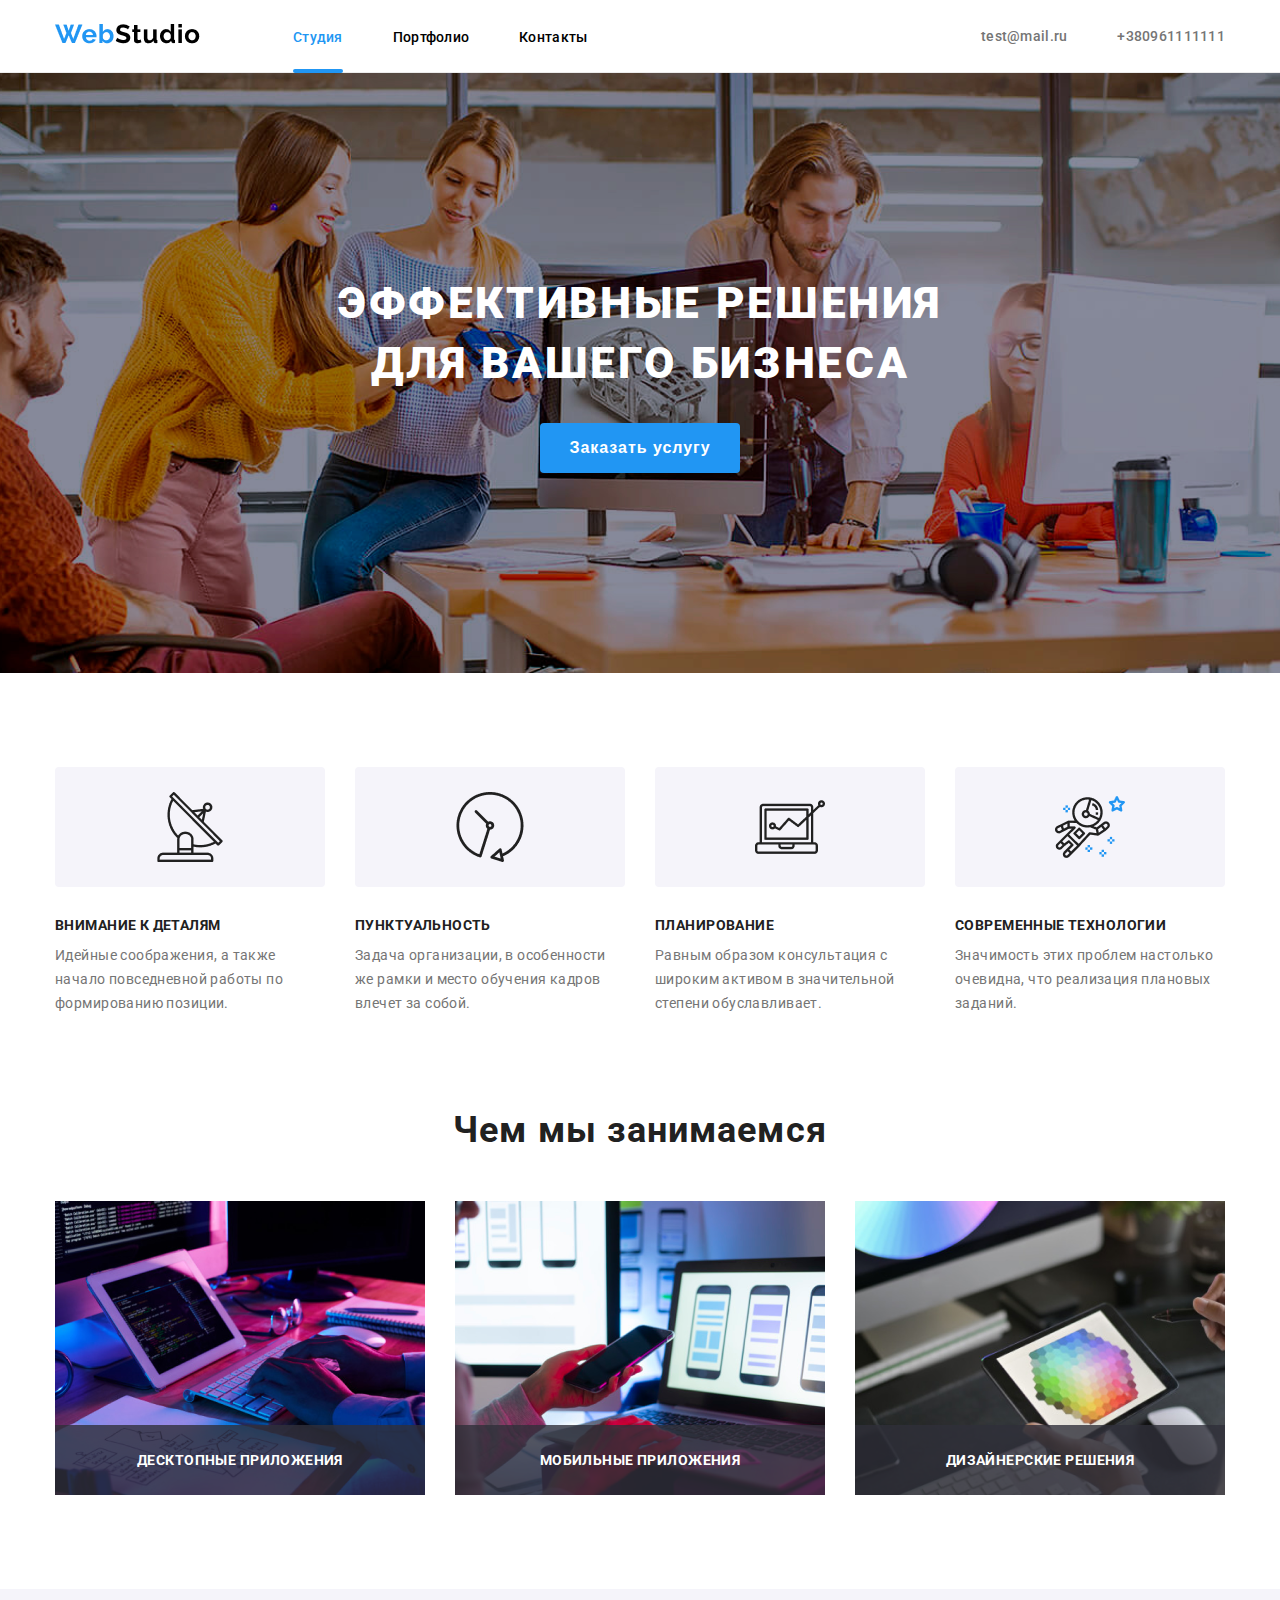
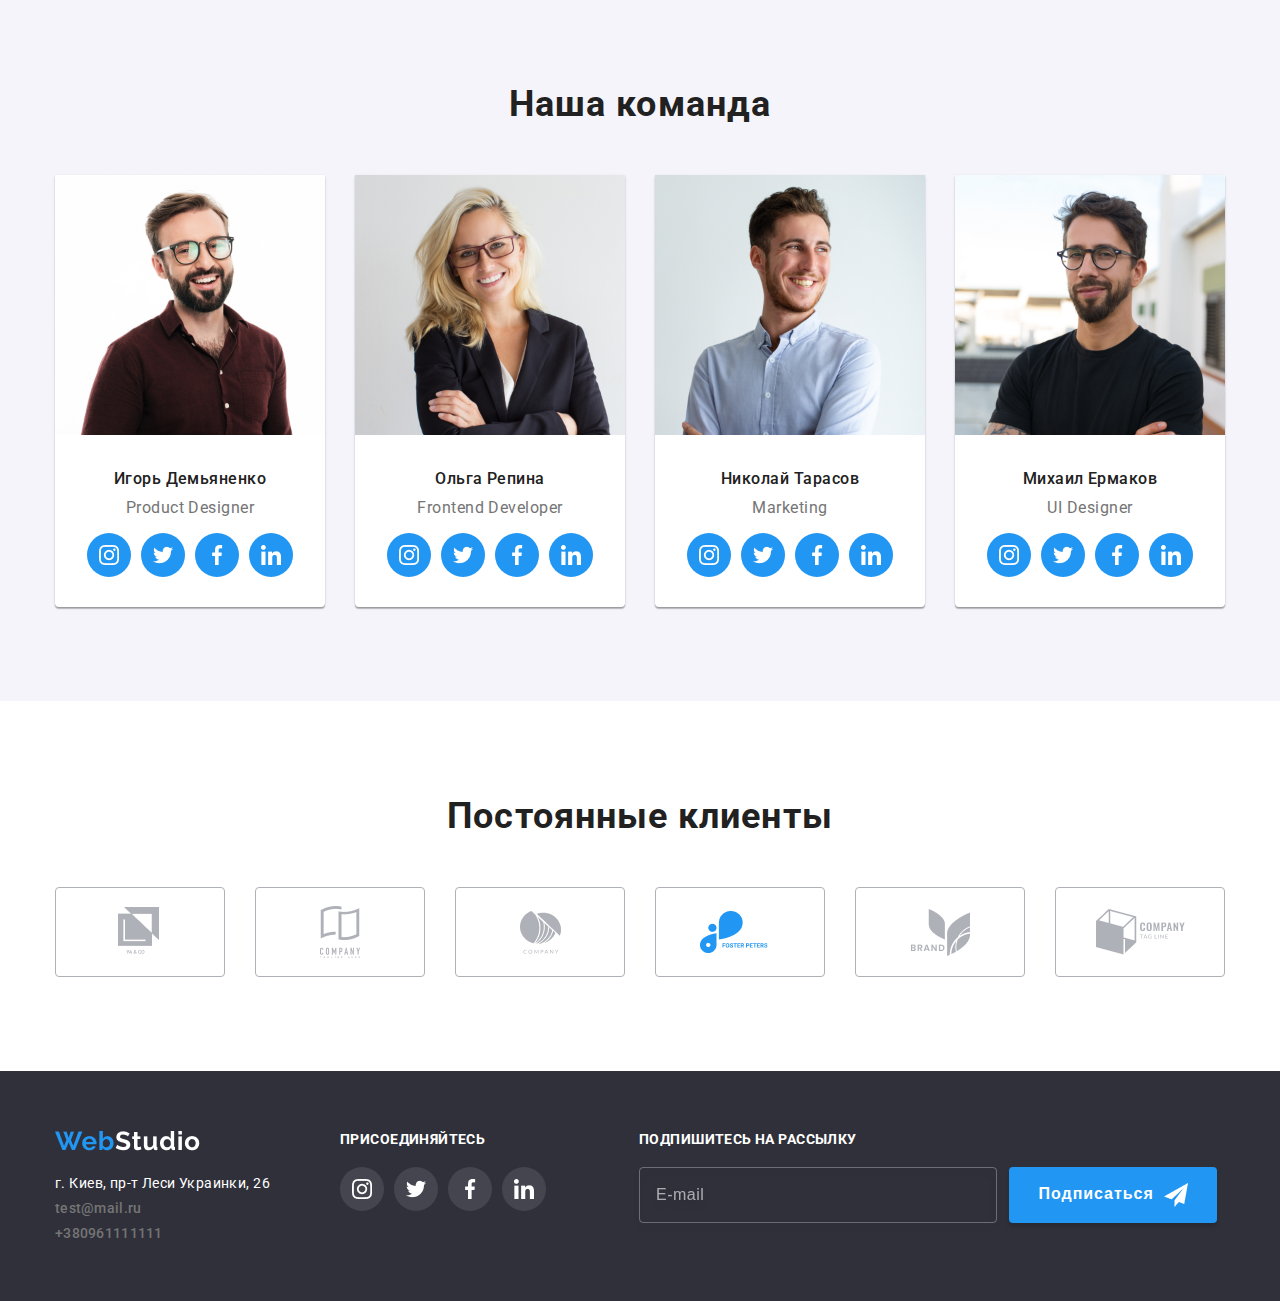
<file: index.html>
<!DOCTYPE html>
<html lang="en">
<head>
    <meta charset="UTF-8">
    <meta http-equiv="X-UA-Compatible" content="IE=edge">
    <meta name="viewport" content="width=device-width, initial-scale=1.0">
    <link rel="preconnect" href="https://fonts.googleapis.com">
<link rel="preconnect" href="https://fonts.gstatic.com" crossorigin>
<link href="https://fonts.googleapis.com/css2?family=Roboto:wght@300;400;500;700;900&display=swap" rel="stylesheet">
    <link rel="stylesheet" href="style.css">
    <title>DZ11</title>
</head>
<body>
    <div class="wrapper">
        <header class="header">
            <div class="container">
                <div class="header-col">
                <a href="index.html" class="logo">
                    <img src="WebStudio.png" alt="Logo-icon" class="logo-img">
                </a>
                <nav class="menu">
                    <ul class="menu-list">
                        <li class="menu-item">
                            <a href="index.html" class="menu-link menu-link-active color-link">Студия</a>
                        </li>
                        <li class="menu-item">
                            <a href="index2.html" class="menu-link">Портфолио</a>
                        </li>
                        <li class="menu-item">
                            <a href="" class="menu-link">Контакты</a>
                        </li>
                    </ul>
                </nav>
                </div>
                <div class="header-col">
                <a href="#" class="email">test@mail.ru</a>
                <a href="#" class="tel">+380961111111</a>
                </div>
            </div>
        </header>
        <main class="main">
            <section class="preview">
                <div class="container">
                    <h2 class="preview-tittle">
                        Эффективные решения для вашего бизнеса
                    </h2>
                    <button class="button button-order">
                        <span>Заказать услугу</span>
                    </button>
                </div>
            </section>
            <section class="options">
                <div class="container">
                    <ul class="options-list">
                        <li class="options-item">
                            <div class="options-img">
                                <img src="Antena.png" alt="satellite">
                            </div>
                            <div class="options-title">Внимание к деталям</div>
                            <div class="options-text">
                                Идейные соображения, а также начало повседневной
                                работы по формированию позиции.
                            </div>
                        </li>
                        <li class="options-item">
                            <div class="options-img">
                                <img src="clock.png" alt="satellite">
                            </div>
                            <div class="options-title">Пунктуальность</div>
                            <div class="options-text">
                                Задача организации, в особенности же рамки и место обучения кадров влечет за собой.
                            </div>
                        </li>
                        <li class="options-item">
                            <div class="options-img">
                                <img src="laptop.png" alt="satellite">
                            </div>
                            <div class="options-title">Планирование</div>
                            <div class="options-text">
                                Равным образом консультация с широким активом в значительной степени обуславливает.
                            </div>
                        </li>
                        <li class="options-item">
                            <div class="options-img">
                                <img src="astronaut 1 (1).png" alt="satellite">
                            </div>
                            <div class="options-title">Современные технологии</div>
                            <div class="options-text">
                                Значимость этих проблем настолько очевидна, что реализация плановых заданий.
                            </div>
                        </li>
                    </ul>
                </div>
            </section>
            <section class="doing">
                <div class="container">
                    <div class="title">Чем мы занимаемся</div>
                    <ul class="doing-list">
                        <li class="doing-item">
                            <img src="img (4).png" alt="" class="doing-img">
                            <div class="doing-title">Десктопные приложения</div>
                        </li>
                        <li class="doing-item">
                            <img src="img (1).png" alt="" class="doing-img">
                            <div class="doing-title">Мобильные приложения</div>
                        </li>
                        <li class="doing-item">
                            <img src="img (2).png" alt="" class="doing-img">
                            <div class="doing-title">Дизайнерские решения</div>
                        </li>
                    </ul>
                </div>
            </section>
            <section class="team">
                <div class="container">
                    <div class="title">Наша команда</div>
                    <ul class="team-list">
                        <li class="team-item">
                            <img src="img-team.jpg" alt="" class="team-img">
                            <div class="team-name">Игорь Демьяненко</div>
                            <div class="team-position">Product Designer</div>
                            <div class="socials">
                                <ul class="socials-list">
                                    <li class="socials-item">
                                        <a href="#" class="socials-link">
                                            <img src="instagram 2.png" alt="socials icon" class="socials-icon">
                                        </a>
                                    </li>
                                    <li class="socials-item">
                                        <a href="#" class="socials-link">
                                            <img src="twitter2.png" alt="socials icon" class="socials-icon">
                                        </a>
                                    </li>
                                    <li class="socials-item">
                                        <a href="#" class="socials-link">
                                            <img src="facebook2.png" alt="socials icon" class="socials-icon">
                                        </a>
                                    </li>
                                    <li class="socials-item">
                                        <a href="#" class="socials-link">
                                            <img src="linkedin 1.png" alt="socials icon" class="socials-icon">
                                        </a>
                                    </li>
                                </ul>
                            </div>
                        </li>
                        <li class="team-item">
                            <img src="img-team(1).jpg" alt="" class="team-img">
                            <div class="team-name">Ольга Репина</div>
                            <div class="team-position">Frontend Developer</div>
                            <div class="socials">
                                <ul class="socials-list">
                                    <li class="socials-item">
                                        <a href="#" class="socials-link">
                                            <img src="instagram 2.png" alt="socials icon" class="socials-icon">
                                        </a>
                                    </li>
                                    <li class="socials-item">
                                        <a href="#" class="socials-link">
                                            <img src="twitter2.png" alt="socials icon" class="socials-icon">
                                        </a>
                                    </li>
                                    <li class="socials-item">
                                        <a href="#" class="socials-link">
                                            <img src="facebook2.png" alt="socials icon" class="socials-icon">
                                        </a>
                                    </li>
                                    <li class="socials-item">
                                        <a href="#" class="socials-link">
                                            <img src="linkedin 1.png" alt="socials icon" class="socials-icon">
                                        </a>
                                    </li>
                                </ul>
                            </div>
                        </li>
                        <li class="team-item">
                            <img src="img-team(2).jpg" alt="" class="team-img">
                            <div class="team-name">Николай Тарасов</div>
                            <div class="team-position">Marketing</div>
                            <div class="socials">
                                <ul class="socials-list">
                                    <li class="socials-item">
                                        <a href="#" class="socials-link">
                                            <img src="instagram 2.png" alt="socials icon" class="socials-icon">
                                        </a>
                                    </li>
                                    <li class="socials-item">
                                        <a href="#" class="socials-link">
                                            <img src="twitter2.png" alt="socials icon" class="socials-icon">
                                        </a>
                                    </li>
                                    <li class="socials-item">
                                        <a href="#" class="socials-link">
                                            <img src="facebook2.png" alt="socials icon" class="socials-icon">
                                        </a>
                                    </li>
                                    <li class="socials-item">
                                        <a href="#" class="socials-link">
                                            <img src="linkedin 1.png" alt="socials icon" class="socials-icon">
                                        </a>
                                    </li>
                                </ul>
                            </div>
                        </li>
                        <li class="team-item">
                            <img src="img-team(3).jpg" alt="" class="team-img">
                            <div class="team-name">Михаил Ермаков</div>
                            <div class="team-position">UI Designer</div>
                            <div class="socials">
                                <ul class="socials-list">
                                    <li class="socials-item">
                                        <a href="#" class="socials-link">
                                            <img src="instagram 2.png" alt="socials icon" class="socials-icon">
                                        </a>
                                    </li>
                                    <li class="socials-item">
                                        <a href="#" class="socials-link">
                                            <img src="twitter2.png" alt="socials icon" class="socials-icon">
                                        </a>
                                    </li>
                                    <li class="socials-item">
                                        <a href="#" class="socials-link">
                                            <img src="facebook2.png" alt="socials icon" class="socials-icon">
                                        </a>
                                    </li>
                                    <li class="socials-item">
                                        <a href="#" class="socials-link">
                                            <img src="linkedin 1.png" alt="socials icon" class="socials-icon">
                                        </a>
                                    </li>
                                </ul>
                            </div>
                        </li>
                    </ul>
                </div>
            </section>
            <section class="clients">
                <div class="container">
                    <div class="title">Постоянные клиенты</div>
                    <ul class="clients-list">
                        <li class="clients-item">
                            <a href="#" class="clients-link">
                                <img src="logo 1.png" alt="Clients icon" class="clients-img">
                            </a>
                        </li>
                        <li class="clients-item">
                            <a href="#" class="clients-link">
                                <img src="logo 2.png" alt="Clients icon" class="clients-img">
                            </a>
                        </li>
                        <li class="clients-item">
                            <a href="#" class="clients-link">
                                <img src="logo 3.png" alt="Clients icon" class="clients-img">
                            </a>
                        </li>
                        <li class="clients-item">
                            <a href="#" class="clients-link">
                                <img src="logo 4.png" alt="Clients icon" class="clients-img">
                            </a>
                        </li>
                        <li class="clients-item">
                            <a href="#" class="clients-link">
                                <img src="logo 5.png" alt="Clients icon" class="clients-img">
                            </a>
                        </li>
                        <li class="clients-item">
                            <a href="#" class="clients-link">
                                <img src="logo 6.png" alt="Clients icon" class="clients-img">
                            </a>
                        </li>
                    </ul>
                </div>
            </section>
        </main>
        <footer class="footer">
            <div class="container">
                <div class="footer-col footer-col-first">
                    <a href="#" class="logo">
                        <img src="WebStudioWhite.png" alt="Logo-icon" class="logo-img">
                    </a>
                    <a href="#" class="address">г. Киев, пр-т Леси Украинки, 26</a>
                    <a href="#" class="email">test@mail.ru</a>
                    <a href="#" class="tel">+380961111111</a>
                </div>
                <div class="footer-col footer-col-second">
                    <div class="footer-title">Присоединяйтесь</div>
                    <div class="socials">
                        <ul class="socials-list">
                            <li class="socials-item">
                                <a href="#" class="socials-link">
                                    <img src="instagram 2.png" alt="socials icon" class="socials-icon">
                                </a>
                            </li>
                            <li class="socials-item">
                                <a href="#" class="socials-link">
                                    <img src="twitter2.png" alt="socials icon" class="socials-icon">
                                </a>
                            </li>
                            <li class="socials-item">
                                <a href="#" class="socials-link">
                                    <img src="facebook2.png" alt="socials icon" class="socials-icon">
                                </a>
                            </li>
                            <li class="socials-item">
                                <a href="#" class="socials-link">
                                    <img src="linkedin 1.png" alt="socials icon" class="socials-icon">
                                </a>
                            </li>
                        </ul>
                    </div>
                </div>
                <div class="footer-col footer-col-third">
                    <div class="footer-title">Подпишитесь на рассылку</div>
                    <div class="footer-input-block">
                        <input type="text" class="input footer-input" placeholder="E-mail">
                        <button class="button button-send">
                            <span>Подписаться</span>
                        </button>
                    </div>
                </div>
            </div>
        </footer>
    </div>

    <div class="popup">
        <div class="popup-content">
            <button class="popup-close"></button>
            <form class="popup-form">
                <h2 class="popup-title">Оставьте свои данные, мы вам перезвоним</h2>
                <label class="form-label">
                    <div class="form-name">Имя</div>
                    <div class="input-content input-content-name">
                        <input type="text" class="input form-input">
                    </div>
                </label>
                <label class="form-label">
                    <div class="form-name">Телефон</div>
                    <div class="input-content input-content-phone">
                        <input type="text" class="input form-input">
                    </div> 
                </label>
                <label class="form-label">
                    <div class="form-name">Почта</div>
                    <div class="input-content input-content-Email">
                        <input type="text" class="input form-input">
                    </div> 
                </label>
                <label class="form-label form-label-textarea">
                    <div class="form-name">Комментарий</div>
                    <textarea class="input form-input form-textarea" placeholder="Введите текст"></textarea>
                </label>
                <label class="form-label form-label-flex form-label-checkbox">
                    <input type="checkbox" class="checkbox-original">
                    <div class="checkbox-fake"></div>
                    <div class="checkbox-text">
                        <p>Соглашаюсь с рассылкой и принимаю <a href="#" class="">Условия договора</a></p>
                    </div>
                </label>
                <div class="form-button">
                    <button class="button"><span>Отправить</span></button>
                </div>
            </form>
        </div>
    </div>

    <script src="main.js"></script>
</body>
</html>
</file>
<file: style.css>
body , html{
    height: 100%;
    width: 100%;
}

body{
    margin: 0;
    font-family: 'Roboto', sans-serif;
    font-weight: 400;
}

*{
    box-sizing: border-box;
}

ul , li{
    margin: 0;
    padding: 0;
    list-style: none;
}

a{
    text-decoration: none;
    color: black;
}

.container{
    width: 1170px;
    margin: 0 auto;
}

.header .container{
    display: flex;
    align-items: center;
    justify-content: space-between;
}

.header{
    padding: 24px 0;
    border-bottom: 1px solid #ECECEC;
}

.header-col{
    display: flex;
    align-items: center;
}

.menu-list{
    display: flex;
}

.logo{
    margin-right: 93px;
}

.menu-item{
    margin-right: 50px;
}

.menu-item:last-child{
    margin-right: 0;
}

.menu-link:hover{
    color: #2196F3;
}

.color-link{
    color: #2196F3;
}

.menu-link{
    font-weight: 500;
    font-size: 14px;
    letter-spacing: 0.02em;
    transition: 0.5s;
    position: relative;
}

.menu-link-active::before{
    content: "";
    display: block;
    width: 100%;
    background: #2196F3;
    border-radius: 2px;
    height: 4px;
    position: absolute;
    left: 0;
    bottom: -28px ;
}

.email , .tel{
    font-weight: 500;
    font-size: 14px;
    letter-spacing: 0.02em;

    color: #757575;
    transition: 0.5s;
}

.email:hover{
    color: #2196F3;
}

.tel:hover{
    color: #2196F3;
}

.email{
    margin-right: 50px;
}

.preview{
    background:url(Img.png) no-repeat center ;
    height: 600px;

    display: flex;
    align-items: center;
    justify-content: center;

    margin-bottom: 94px;
}

.preview-tittle{
font-weight: 900;
font-size: 44px;
line-height: 60px;
letter-spacing: 0.06em;
text-transform: uppercase;

color: #FFFFFF;
width: 696px;
margin: 0 auto;

margin-bottom: 30px;
}

.button{
    background: #2196F3;
    box-shadow: 0px 4px 4px rgba(0, 0, 0, 0.15);
    border-radius: 4px;
    border: none;
    padding: 16px 29.5px;
    cursor:pointer;
}

.button span{
    font-weight: 700;
    font-size: 16px;
    letter-spacing: 0.06em;

    color: #FFFFFF;
}

.button-send span::after{
    content: "";
    display: inline-block;
    width: 24px;
    height: 24px;
    background: url(icon_send.png) center no-repeat;
    vertical-align: middle;
    margin-left: 10px;
}

.preview .container{
    text-align: center;
}

.options{
    margin-bottom: 94px;
}

.options-list{
    display: flex;
}

.options-item{
    margin-right: 30px;
}

.options-item:last-child{
    margin-right: 0;
}

.options-title{
    font-weight: 700;
    font-size: 14px;
    letter-spacing: 0.03em;
    text-transform: uppercase;

    color: #212121;
    margin-bottom: 10px;
}

.options-text{
    font-size: 14px;
    letter-spacing: 0.03em;
    line-height: 24px;

    color: #757575;
}

.doing-img{
    height: 100%;
    width: 100%;

}

.doing-list{
    display: flex;
}

.doing-item{
    margin-right: 30px;
    width: 370px;
    height: 294px;
    position: relative;
}

.doing-title{
    background: rgba(47, 48, 58, 0.8);
    font-weight: 700;
    font-size: 14px;
    letter-spacing: 0.03em;
    text-transform: uppercase;
    text-align: center;
    color: #FFFFFF;

    padding: 27px 0 ;
    position: absolute;
    bottom: 0;
    width: 100%;
}

.doing-item:last-child{
    margin-right: 0;
}

.doing{
    margin-bottom: 94px;
}

.title{
    font-weight: 700;
    font-size: 36px;
    letter-spacing: 0.03em;

    color: #212121;
    margin-bottom: 50px;
    text-align: center;
}
.team{
    background: #F5F4FA;
    padding: 94px 0;
}

.team-img{
    width: 270px;
    height: 260px;
    margin-bottom: 30px;
}

.team-list{
    display: flex;
}

.team-item{
    margin-right: 30px;
    background: #FFFFFF;
    box-shadow: 0px 1px 3px rgba(0, 0, 0, 0.12), 0px 1px 1px rgba(0, 0, 0, 0.14), 0px 2px 1px rgba(0, 0, 0, 0.2);
    border-radius: 0px 0px 4px 4px;
    padding-bottom: 30px;
}

.team-item:last-child{
    margin-right: 0;
}

.team-name{
    font-weight: 500;
    font-size: 16px;
    text-align: center;
    letter-spacing: 0.03em;

    color: #212121;
    margin-bottom: 10px;
}

.team-position{
    font-size: 16px;
    text-align: center;
    letter-spacing: 0.03em;

    color: #757575;
}

.address{
    font-size: 14px;
    letter-spacing: 0.03em;

    color: #FFFFFF;
    margin-bottom: 9px;
}

.footer{
    background: #2F303A;

    padding:60px 0 ;
}

.footer .container{
    display: flex;
}

.footer-col-first{
    display:flex;
    flex-direction: column;
}

.footer-col-second{
    margin-left: 70px;
}

.footer-col-third{
    margin-left: 93px;
}

.footer-title{
    font-weight: 700;
    font-size: 14px;
    letter-spacing: 0.03em;
    text-transform: uppercase;

    color: #FFFFFF;
    margin-bottom: 20px;
}

.footer .logo{
    margin-bottom: 20px;
    margin-right: 0;
}

.footer .email{
    margin-bottom: 9px;
    margin-right: 0;
}


.main-portfolio{
    padding: 94px 0;
}

.portfolio-tab-list{
    display: flex;
    align-items: center;
    justify-content: center;

    margin-right: -30px;
}

.porfolio-tab-item{
    margin-right: 8px;
}

.portfolio-tab-item:last-child {
    margin-right: 0;
}

.portfolio-tab-link{
    background: #F5F4FA;
    border-radius: 4px;

    font-family: Roboto;
    font-style: normal;

    font-weight: 500;
    font-size: 16px;
    line-height: 26px;

    text-align: center;
    letter-spacing: 0.03em;
    color: #212121;

    padding: 9.5px 22px;
}

.portfolio-tab-link-active{
    background: #2196F3;
    box-shadow: 0px 3px 1px rgba(0, 0, 0, 0.1), 0px 1px 2px rgba(0, 0, 0, 0.08), 0px 2px 2px rgba(0, 0, 0, 0.12);

    color: #FFFFFF;
}

.portfolio-tab{
    margin-bottom: 50px;
}

.portfolio-list{
    display: flex;
    flex-wrap: wrap;
    margin-right: -30px;
}

.portfolio-item{
    background: #FFFFFF;
    border: 1px solid #EEEEEE;

    margin-right: 30px;
    margin-bottom: 30px;

    width: 370px;
    position: relative;
    overflow: hidden;
}

.portfolio-img{
    display: inline-block;
    width: 100%;
    height: 294px;
}

.portfolio-bg{
    background: rgba(33, 150, 243, 0.9);
    width: 100%;
    height: 294px;
    position: absolute;
    top: -100%;
    left: 0;
    padding: 63px 24px;
    transition:top 0.7s ;
}

.portfolio-item:hover .portfolio-bg{
    top: 0;
}

.portfolio-bg p{
    font-size: 18px;
    line-height: 28px;
    letter-spacing: 0.03em;
    color: #FFFFFF;
    margin: 0 ;
}

.portfolio-name{
    font-family: Roboto;
    font-style: normal;
    font-weight: bold;
    font-size: 18px;
    line-height: 36px;

    letter-spacing: 0.06em;

    color: #212121;

    margin-bottom: 4px;
}

.portfolio-type{
    font-family: Roboto;
    font-style: normal;
    font-weight: normal;
    font-size: 16px;
    line-height: 30px;

    letter-spacing: 0.03em;

    color: #757575;
}

.portfolio-content{
    padding: 20px 24px;
}

.clients{
    padding: 94px 0;
}

.clients-list{
    display: flex;
}

.clients-link{
    border: 1px solid #AFB1B8;
    border-radius: 4px;
    display: inline-flex;
    align-items: center;
    justify-content: center;
    width: 170px;
    height: 90px;
}

.clients-link:hover{
    border-color: #2196F3; ;
}

.clients-item{
    margin-right: 30px;
}

.clients-item:last-child{
    margin-right: 0;
}

.socials-list{
    display: flex;
    align-items: center;
}

.socials-link{
    display: inline-flex;
    align-items: center;
    justify-content: center;
    width: 44px;
    height: 44px;
    border-radius: 50%;
    background: rgba(255, 255, 255, 0.1);
}

.socials-item{
    margin-right: 10px;
}

.socials-item:last-child{
    margin-right: 0;
}

.socials-link:hover{
    background-color: #2196F3;
}

.input{
    background: transparent;
    border: 1px solid rgba(255, 255, 255, 0.3);
    border-radius: 4px;
    filter: drop-shadow(0px 4px 4px rgba(0, 0, 0, 0.15));

    font-size: 16px;
    letter-spacing: 0.03em;
    color: rgba(255, 255, 255, 0.6);
    outline: none;
    padding: 14px 16px;
}

.input:focus{
    border-color:#2196F3
}

.input::placeholder{
    font-size: 16px;
    letter-spacing: 0.03em;
    color: rgba(255, 255, 255, 0.6);
}

.footer-input-block{
    display: flex;
}

.footer-input{
    margin-right: 12px;
    width: 358px;
}

.team-item .socials-link{
    background: #2196F3;
}

.team-item .socials-list{
     justify-content: center;
}

.team-item .socials{
    margin-top: 16px;
}

.team-item .socials-link:hover{
    background: #1b64a0;
}

.options-img{
    background: #F5F4FA;
    border-radius: 4px;
    width: 270px;
    height: 120px;

    display: flex;
    justify-content: center;
    align-items: center;

    margin-bottom: 30px;
}

.popup{
    position: fixed;
    top: 0;
    left: 0;
    height: 100%;
    width: 100%;

    background: rgba(0, 0, 0, 0.2);

    display: flex;
    align-items: center;
    justify-content: center;
    visibility: hidden;
    opacity: 0;

    transition: opacity 1s;
}

.popup-content{
    background-color: #FFFFFF;
    width: 528px;
    height: 600px;
    box-shadow: 0px 1px 3px rgba(0, 0, 0, 0.12), 0px 1px 1px rgba(0, 0, 0, 0.14), 0px 2px 1px rgba(0, 0, 0, 0.2);
    border-radius: 4px;
    position: relative;
    padding: 40px;
}

.popup-close{
    position: absolute;
    right: 8px;
    top: 8px;
    border: 1px solid rgba(0, 0, 0, 0.1);
    background: transparent;

    display: inline-block;
    height: 30px;
    width: 30px;
    border-radius: 50%;
    cursor: pointer;
}

.popup-close:hover{
    border-color: #2196F3;
}

.popup-close:hover::after{
    background: #2196F3;
}

.popup-close:hover::before{
    background: #2196F3;
}

.popup-close::before , .popup-close::after{
    content: "";
    display: inline-block;
    height: 1px;
    width: 11px;
    background: black;
    position: absolute;
    top: 50%;
    left: 50%;
    transform: translate(-50%,-50%);
    
}

.popup-close::before{
    transform: translate(-50%,-50%) rotate(45deg);
}

.popup-close::after{
    transform: translate(-50%,-50%) rotate(-45deg);
}

.popup-title{
    font-weight: 700;
    font-size: 20px;
    line-height: 23px;
    letter-spacing: 0.03em;

    color: #212121;
    margin-bottom: 12px;
}

.checkbox-fake{
    display: inline-block;
    width: 16px;
    height: 16px;
    background: transparent;
    border-radius: 2px;
    position: relative;
    border: 1px solid #2196F3;
}

.checkbox-fake::before{
    content: "";
    display: inline-block;
    background: url(Galochka.png) center no-repeat;
    height: 8px;
    width: 11px;
    position: absolute;
    top: 50%;
    left: 50%;
    transform: translate(-50%,-50%);

    visibility: hidden;
}

.checkbox-original{
    display: none;
}

.checkbox-original:checked ~ .checkbox-fake{
    background: #2196F3;
}

.checkbox-original:checked ~ .checkbox-fake::before{
    visibility: visible;
}

.checkbox-text{
    font-size: 14px;
    line-height: 24px;

    letter-spacing: 0.03em;

    color: #757575;
    margin-left: 7px;
}

.checkbox-text a{
    color: #2196F3;
    border-bottom: 1px solid #2196F3;
}

.form-input{
    border-color: rgba(33, 33, 33, 0.2);
    color: #757575;
    width: 100%;
    filter: none;
    padding: 10px 16px;
    padding-left: 40px;
}

.form-name{
    font-size: 12px;
    letter-spacing: 0.01em;
    margin-bottom: 4px;
    color: #757575;
}

.form-label{
    margin-bottom: 10px;
    display: block;
}

.form-label:last-child{
    margin-bottom: 0;
}

.form-textarea{
    resize: none;
    height: 120px;
    padding: 10px 16px;
}

.form-label-flex{
    display: flex;
    align-items: center;
    justify-content: center;
}

.checkbox-text{
    margin-left: 7px;
}

.form-button{
    text-align: center;
}

.form-label-textarea{
    margin-bottom: 20px;
}

.form-label-checkbox{
    margin-bottom: 30px;
}

.form-textarea::placeholder{
    color: rgba(117, 117, 117, 0.5);
    font-family: 'Roboto';
    font-weight: 400;
    font-size: 12px;
    letter-spacing: 0.01em;
}

.input-content{
    position: relative;
}

.input-content::before{
    content: "";
    display: inline-block;
    height: 12px;
    width: 12px;
    
    position: absolute;
    left:12px;
    top:50%;
    transform: translateY(-50%);
}

.input-content-name::before{
    background: url(person.png) center no-repeat;
}

.input-content-phone::before{
    background: url(phone.png) center no-repeat;
    height: 14px;
    width: 14px;
}

.input-content-Email::before{
    background: url(letter.png) center no-repeat;
    width: 16px;
    height: 13px;
}

.popup-active{
    visibility: visible;
    opacity: 1;
}
</file>
